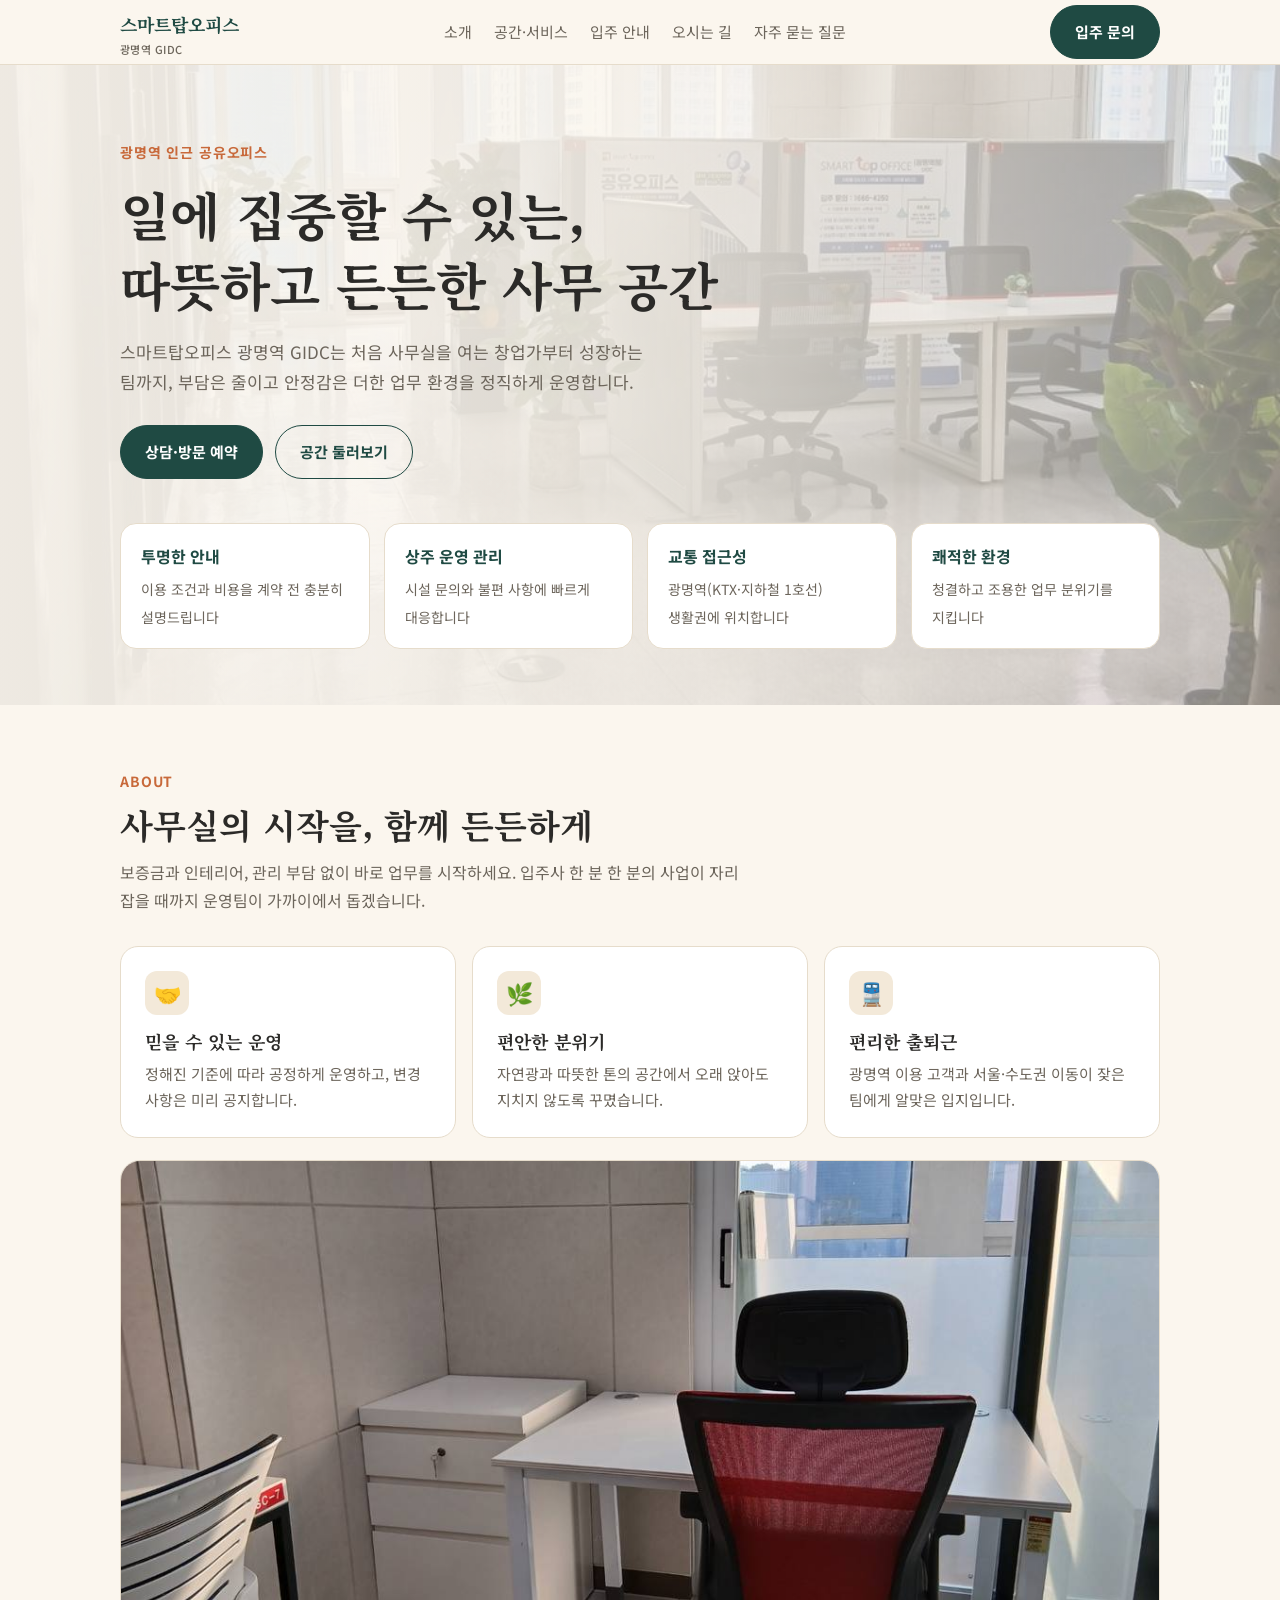
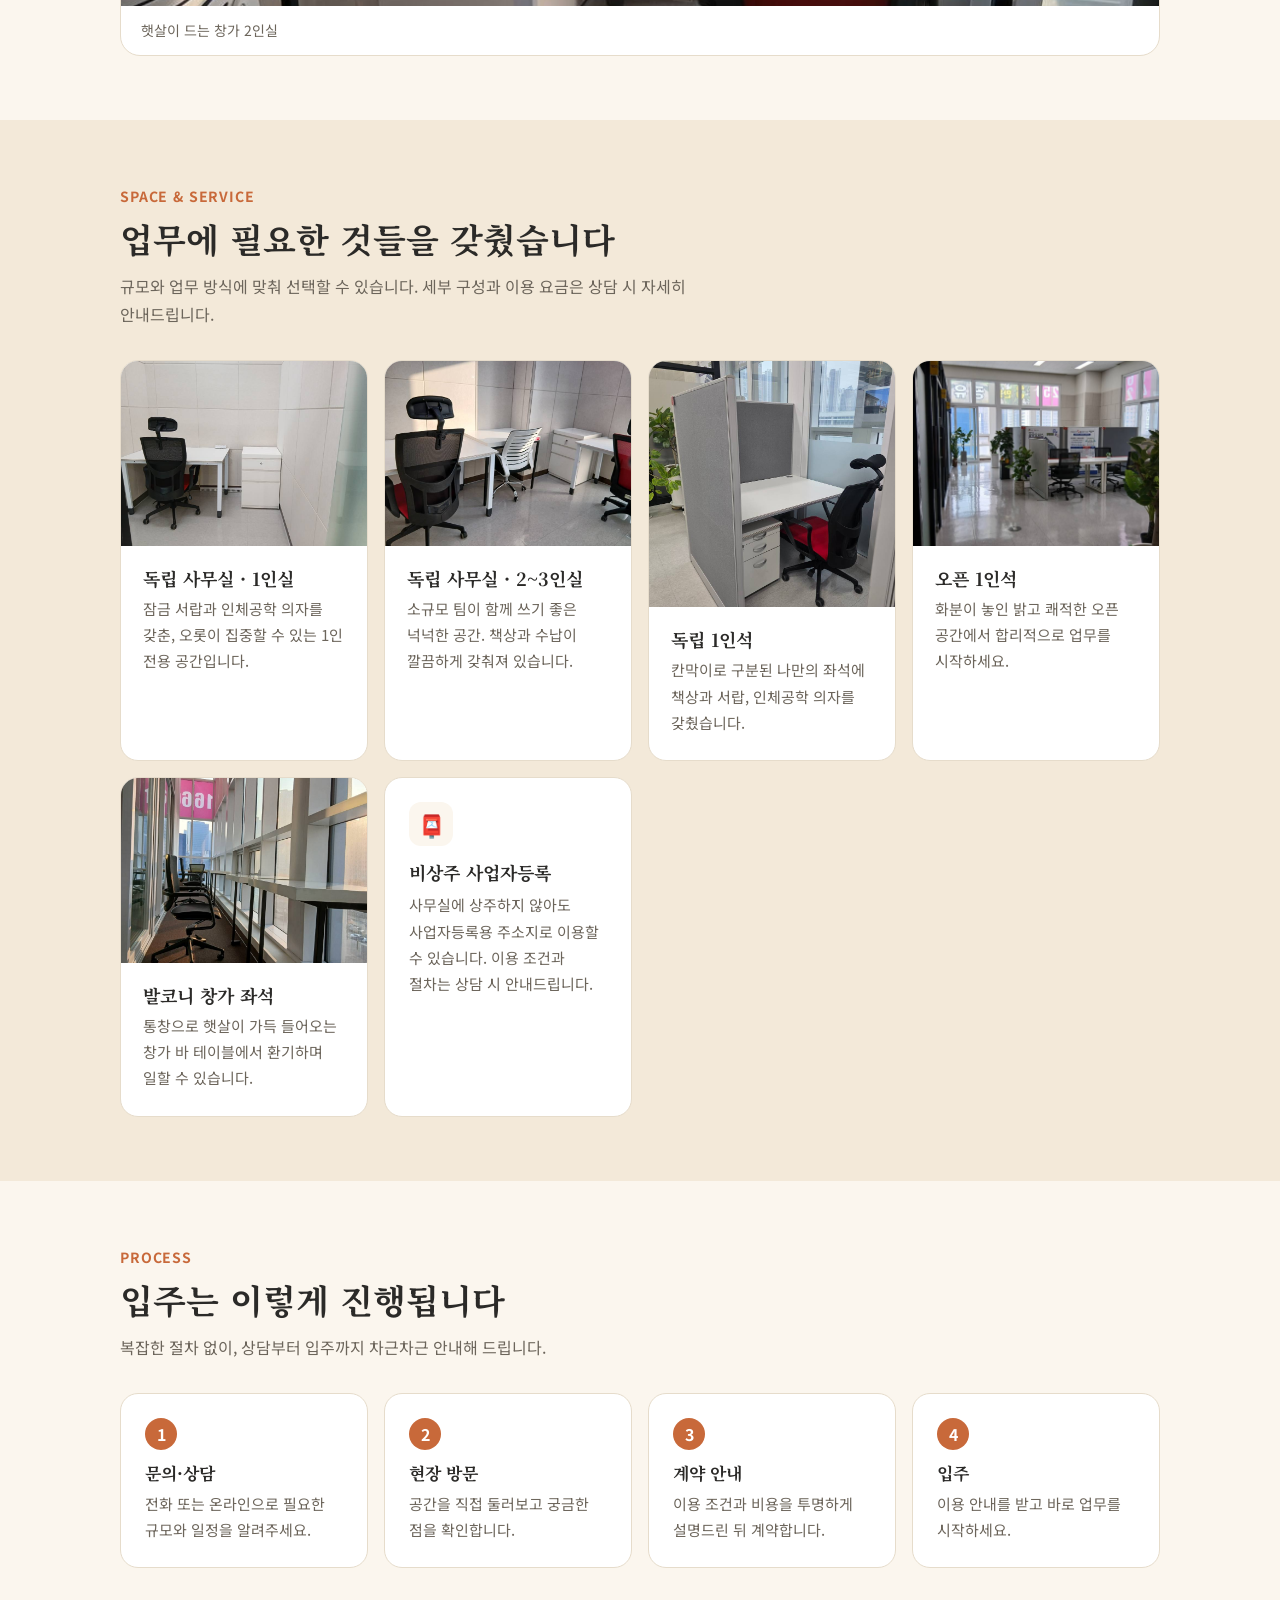
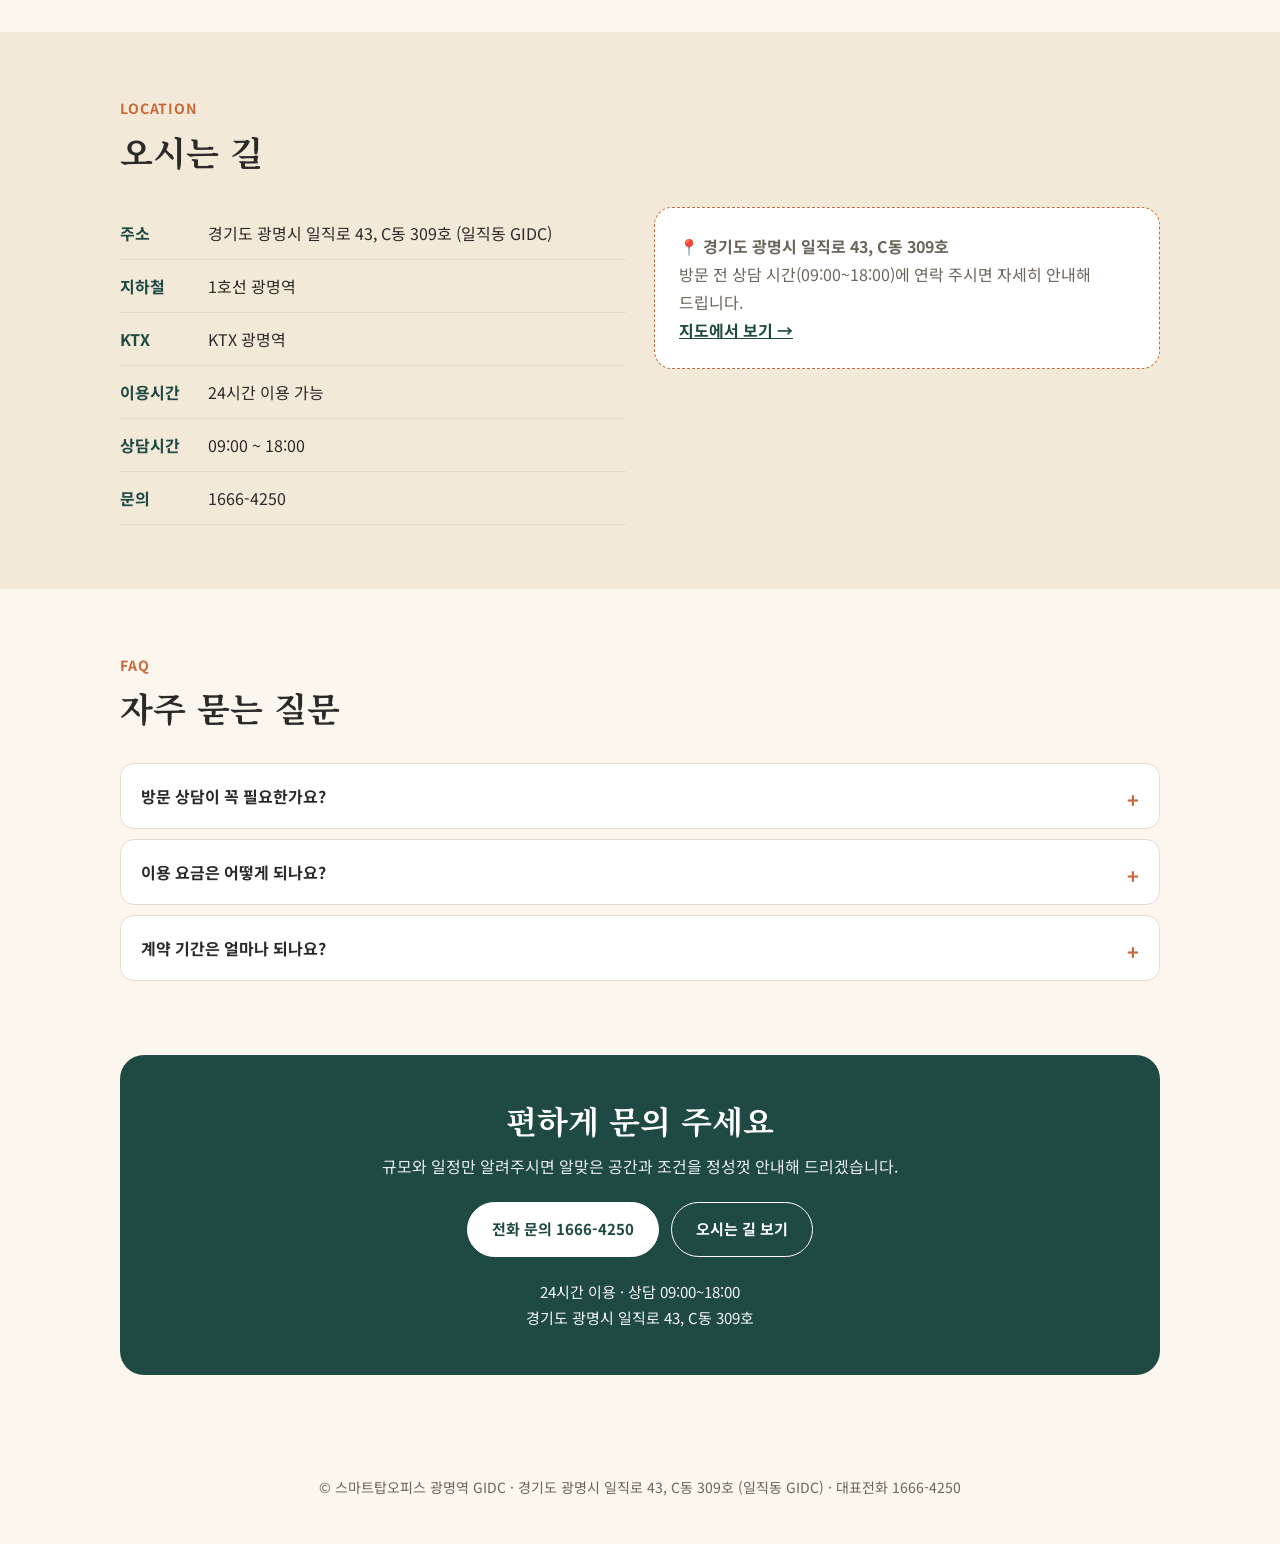
<file: index.html>
<!DOCTYPE html>
<html lang="ko">
<head>
<meta charset="utf-8">
<meta name="viewport" content="width=device-width, initial-scale=1, viewport-fit=cover">
<title>스마트탑오피스 광명역 GIDC | 공유오피스</title>
<meta name="description" content="광명역 GIDC 공유오피스 스마트탑오피스. 독립 사무실, 독립 1인석, 오픈 1인석, 비상주 사업자등록 상담 1666-4250">
<meta property="og:title" content="스마트탑오피스 광명역 GIDC">
<meta property="og:description" content="따뜻하고 든든한 광명역 공유오피스 · 24시간 이용 · 상담 09:00~18:00">
<meta property="og:type" content="website">
<link rel="preconnect" href="https://fonts.googleapis.com">
<link rel="preconnect" href="https://fonts.gstatic.com" crossorigin>
<link href="https://fonts.googleapis.com/css2?family=Noto+Sans+KR:wght@400;500;700&family=Noto+Serif+KR:wght@600;700&display=swap" rel="stylesheet">
<link rel="stylesheet" href="css/style.css">
</head>
<body>
<header>
  <div class="wrap bar">
    <a class="logo" href="#top">스마트탑오피스<small>광명역 GIDC</small></a>
    <nav>
      <a href="#about">소개</a><a href="#space">공간·서비스</a><a href="#process">입주 안내</a><a href="#location">오시는 길</a><a href="#faq">자주 묻는 질문</a>
    </nav>
    <a class="btn" href="#contact">입주 문의</a>
  </div>
</header>

<main id="top">
<div class="hero">
  <div class="wrap">
    <span class="eyebrow">광명역 인근 공유오피스</span>
    <h1>일에 집중할 수 있는,<br>따뜻하고 든든한 사무 공간</h1>
    <p>스마트탑오피스 광명역 GIDC는 처음 사무실을 여는 창업가부터 성장하는 팀까지, 부담은 줄이고 안정감은 더한 업무 환경을 정직하게 운영합니다.</p>
    <div class="cta">
      <a class="btn" href="#contact">상담·방문 예약</a>
      <a class="btn ghost" href="#space">공간 둘러보기</a>
    </div>
    <div class="trust">
      <div><b>투명한 안내</b><span>이용 조건과 비용을 계약 전 충분히 설명드립니다</span></div>
      <div><b>상주 운영 관리</b><span>시설 문의와 불편 사항에 빠르게 대응합니다</span></div>
      <div><b>교통 접근성</b><span>광명역(KTX·지하철 1호선) 생활권에 위치합니다</span></div>
      <div><b>쾌적한 환경</b><span>청결하고 조용한 업무 분위기를 지킵니다</span></div>
    </div>
  </div>
</div>

<section id="about">
  <div class="wrap">
    <div class="title">
      <span class="eyebrow">ABOUT</span>
      <h2>사무실의 시작을, 함께 든든하게</h2>
      <p>보증금과 인테리어, 관리 부담 없이 바로 업무를 시작하세요. 입주사 한 분 한 분의 사업이 자리 잡을 때까지 운영팀이 가까이에서 돕겠습니다.</p>
    </div>
    <div class="cards">
      <div class="card"><div class="ic">🤝</div><h3>믿을 수 있는 운영</h3><p>정해진 기준에 따라 공정하게 운영하고, 변경 사항은 미리 공지합니다.</p></div>
      <div class="card"><div class="ic">🌿</div><h3>편안한 분위기</h3><p>자연광과 따뜻한 톤의 공간에서 오래 앉아도 지치지 않도록 꾸몄습니다.</p></div>
      <div class="card"><div class="ic">🚆</div><h3>편리한 출퇴근</h3><p>광명역 이용 고객과 서울·수도권 이동이 잦은 팀에게 알맞은 입지입니다.</p></div>
    </div>
    <figure class="wide"><div class="ph" role="img" aria-label="햇살이 드는 창가 2인실"></div><figcaption>햇살이 드는 창가 2인실</figcaption></figure>
  </div>
</section>

<section class="alt" id="space">
  <div class="wrap">
    <div class="title">
      <span class="eyebrow">SPACE &amp; SERVICE</span>
      <h2>업무에 필요한 것들을 갖췄습니다</h2>
      <p>규모와 업무 방식에 맞춰 선택할 수 있습니다. 세부 구성과 이용 요금은 상담 시 자세히 안내드립니다.</p>
    </div>
    <div class="cards"><div class="card pic"><div class="ph bg-single" role="img" aria-label="1인실 내부"></div><div class="tx"><h3>독립 사무실 · 1인실</h3><p>잠금 서랍과 인체공학 의자를 갖춘, 오롯이 집중할 수 있는 1인 전용 공간입니다.</p></div></div><div class="card pic"><div class="ph bg-double" role="img" aria-label="2·3인실 내부"></div><div class="tx"><h3>독립 사무실 · 2~3인실</h3><p>소규모 팀이 함께 쓰기 좋은 넉넉한 공간. 책상과 수납이 깔끔하게 갖춰져 있습니다.</p></div></div><div class="card pic"><div class="ph solo bg-solo" role="img" aria-label="독립 1인석"></div><div class="tx"><h3>독립 1인석</h3><p>칸막이로 구분된 나만의 좌석에 책상과 서랍, 인체공학 의자를 갖췄습니다.</p></div></div><div class="card pic"><div class="ph bg-lobby" role="img" aria-label="공유 오피스 공용 공간"></div><div class="tx"><h3>오픈 1인석</h3><p>화분이 놓인 밝고 쾌적한 오픈 공간에서 합리적으로 업무를 시작하세요.</p></div></div><div class="card pic"><div class="ph bg-balcony" role="img" aria-label="발코니 창가 좌석"></div><div class="tx"><h3>발코니 창가 좌석</h3><p>통창으로 햇살이 가득 들어오는 창가 바 테이블에서 환기하며 일할 수 있습니다.</p></div></div><div class="card"><div class="ic">📮</div><h3>비상주 사업자등록</h3><p>사무실에 상주하지 않아도 사업자등록용 주소지로 이용할 수 있습니다. 이용 조건과 절차는 상담 시 안내드립니다.</p></div></div>
  </div>
</section>

<section id="process">
  <div class="wrap">
    <div class="title">
      <span class="eyebrow">PROCESS</span>
      <h2>입주는 이렇게 진행됩니다</h2>
      <p>복잡한 절차 없이, 상담부터 입주까지 차근차근 안내해 드립니다.</p>
    </div>
    <div class="steps">
      <div class="step"><h3>문의·상담</h3><p>전화 또는 온라인으로 필요한 규모와 일정을 알려주세요.</p></div>
      <div class="step"><h3>현장 방문</h3><p>공간을 직접 둘러보고 궁금한 점을 확인합니다.</p></div>
      <div class="step"><h3>계약 안내</h3><p>이용 조건과 비용을 투명하게 설명드린 뒤 계약합니다.</p></div>
      <div class="step"><h3>입주</h3><p>이용 안내를 받고 바로 업무를 시작하세요.</p></div>
    </div>
  </div>
</section>

<section class="alt" id="location">
  <div class="wrap">
    <div class="title">
      <span class="eyebrow">LOCATION</span>
      <h2>오시는 길</h2>
    </div>
    <div class="loc">
      <ul>
        <li><b>주소</b><span>경기도 광명시 일직로 43, C동 309호 (일직동 GIDC)</span></li>
        <li><b>지하철</b><span>1호선 광명역</span></li>
        <li><b>KTX</b><span>KTX 광명역</span></li>
        <li><b>이용시간</b><span>24시간 이용 가능</span></li><li><b>상담시간</b><span>09:00 ~ 18:00</span></li><li><b>문의</b><span>1666-4250</span></li>
      </ul>
      <div class="note">📍 <b>경기도 광명시 일직로 43, C동 309호</b><br>방문 전 상담 시간(09:00~18:00)에 연락 주시면 자세히 안내해 드립니다.<br><a href="https://map.naver.com/p/search/%EA%B2%BD%EA%B8%B0%EB%8F%84%20%EA%B4%91%EB%AA%85%EC%8B%9C%20%EC%9D%BC%EC%A7%81%EB%A1%9C%2043" style="color:var(--brand);font-weight:700">지도에서 보기 →</a></div>
    </div>
  </div>
</section>

<section id="faq">
  <div class="wrap">
    <div class="title"><span class="eyebrow">FAQ</span><h2>자주 묻는 질문</h2></div>
    <details><summary>방문 상담이 꼭 필요한가요?</summary><p>필수는 아니지만 공간을 직접 보시면 결정이 쉬워집니다. 사전 예약 시 대기 없이 안내해 드립니다.</p></details>
    <details><summary>이용 요금은 어떻게 되나요?</summary><p>공간 유형과 이용 기간에 따라 다릅니다. 문의 주시면 맞춤 견적을 투명하게 안내드립니다.</p></details>
    <details><summary>계약 기간은 얼마나 되나요?</summary><p>상황에 맞는 기간을 상담을 통해 함께 정합니다.</p></details>
  </div>
</section>

<section id="contact" style="padding-top:0">
  <div class="wrap">
    <div class="contact">
      <h2>편하게 문의 주세요</h2>
      <p>규모와 일정만 알려주시면 알맞은 공간과 조건을 정성껏 안내해 드리겠습니다.</p>
      <div class="cta" style="justify-content:center">
        <a class="btn" href="tel:16664250">전화 문의 1666-4250</a>
        <a class="btn ghost" href="#location">오시는 길 보기</a>
      </div>
      <div class="info">24시간 이용 · 상담 09:00~18:00<br>경기도 광명시 일직로 43, C동 309호</div>
    </div>
  </div>
</section>
</main>

<footer>
  <div class="wrap">© 스마트탑오피스 광명역 GIDC · 경기도 광명시 일직로 43, C동 309호 (일직동 GIDC) · 대표전화 1666-4250</div>
</footer>
</body>
</html>
</file>
<file: css/style.css>
:root{
  box-sizing:border-box;
  padding-top:env(safe-area-inset-top,0px);
  padding-bottom:env(safe-area-inset-bottom,0px);
  --bg:#fbf6ee; --surface:#ffffff; --soft:#f3e9d9; --text:#2b2a28; --muted:#6c655b;
  --brand:#1f4a43; --brand-ink:#ffffff; --accent:#c8693a; --line:#e6dccb;
  --serif:"Noto Serif KR",Georgia,serif; --sans:"Noto Sans KR",system-ui,-apple-system,"Apple SD Gothic Neo","Malgun Gothic",sans-serif;
}
@media (prefers-color-scheme:dark){
  :root:not([data-theme="light"]){
    color-scheme:dark;
    --bg:#1b1916; --surface:#25221e; --soft:#2d2924; --text:#f1ebe0; --muted:#b4ab9b;
    --brand:#7fb8a8; --brand-ink:#14211e; --accent:#e49467; --line:#3a352e;
  }
}
:root[data-theme="dark"]{
  color-scheme:dark;
  --bg:#1b1916; --surface:#25221e; --soft:#2d2924; --text:#f1ebe0; --muted:#b4ab9b;
  --brand:#7fb8a8; --brand-ink:#14211e; --accent:#e49467; --line:#3a352e;
}
html{scroll-behavior:smooth;scroll-padding-top:calc(env(safe-area-inset-top,0px) + 72px)}
*{box-sizing:border-box}
body{margin:0;background:var(--bg);color:var(--text);font:400 16px/1.75 var(--sans);word-break:keep-all}
h1,h2,h3{font-family:var(--serif);line-height:1.35;margin:0}
a{color:inherit}
.wrap{max-width:1080px;margin:0 auto;padding:0 20px}
header{position:sticky;top:env(safe-area-inset-top,0px);z-index:20;background:var(--bg);border-bottom:1px solid var(--line)}
body::before{content:"";position:fixed;inset:0 0 auto;height:env(safe-area-inset-top,0px);background:var(--bg);z-index:30}
.bar{display:flex;align-items:center;justify-content:space-between;height:64px}
.logo{font-family:var(--serif);font-weight:700;font-size:18px;text-decoration:none;color:var(--brand)}
.logo small{display:block;font:500 11px/1 var(--sans);color:var(--muted);letter-spacing:.04em;margin-top:3px}
nav{display:flex;gap:22px;font-size:15px}
nav a{text-decoration:none;color:var(--muted)}
nav a:hover{color:var(--brand)}
.btn{display:inline-block;padding:13px 24px;border-radius:999px;background:var(--brand);color:var(--brand-ink);text-decoration:none;font-weight:700;font-size:15px;border:1px solid var(--brand)}
.btn.ghost{background:transparent;color:var(--brand)}
.hero{padding:72px 0 56px;background:radial-gradient(900px 380px at 85% -10%,var(--soft),transparent 70%)}
.eyebrow{color:var(--accent);font-weight:700;font-size:14px;letter-spacing:.06em}
.hero h1{font-size:clamp(30px,5.4vw,52px);margin:14px 0 18px}
.hero p{max-width:560px;color:var(--muted);font-size:17px;margin:0 0 28px}
.cta{display:flex;gap:12px;flex-wrap:wrap}
.trust{display:grid;grid-template-columns:repeat(auto-fit,minmax(200px,1fr));gap:14px;margin-top:44px}
.trust div{background:var(--surface);border:1px solid var(--line);border-radius:16px;padding:18px 20px}
.trust b{display:block;color:var(--brand);margin-bottom:4px}
.trust span{font-size:14px;color:var(--muted)}
section{padding:64px 0}
section.alt{background:var(--soft)}
.title{margin-bottom:32px}
.title .eyebrow{display:block;margin-bottom:8px}
.title h2{font-size:clamp(24px,3.6vw,34px)}
.title p{color:var(--muted);margin:10px 0 0;max-width:620px}
.cards{display:grid;grid-template-columns:repeat(auto-fit,minmax(230px,1fr));gap:16px}
.card{background:var(--surface);border:1px solid var(--line);border-radius:18px;padding:24px}
.card .ic{width:44px;height:44px;border-radius:12px;background:var(--soft);display:grid;place-items:center;font-size:22px;margin-bottom:14px}
section.alt .card .ic{background:var(--bg)}
.card h3{font-size:18px;margin-bottom:8px}
.card p{margin:0;color:var(--muted);font-size:15px}
.steps{display:grid;grid-template-columns:repeat(auto-fit,minmax(200px,1fr));gap:16px;counter-reset:s}
.step{background:var(--surface);border:1px solid var(--line);border-radius:18px;padding:24px;position:relative}
.step::before{counter-increment:s;content:counter(s);display:grid;place-items:center;width:32px;height:32px;border-radius:50%;background:var(--accent);color:#fff;font-weight:700;margin-bottom:12px}
.step h3{font-size:17px;margin-bottom:6px}
.step p{margin:0;color:var(--muted);font-size:15px}
.loc{display:grid;grid-template-columns:1fr 1fr;gap:28px;align-items:start}
.loc ul{list-style:none;margin:0;padding:0}
.loc li{padding:12px 0;border-bottom:1px solid var(--line);display:flex;gap:12px}
.loc li b{min-width:76px;color:var(--brand)}
.note{background:var(--surface);border:1px dashed var(--accent);border-radius:18px;padding:24px;color:var(--muted)}
details{background:var(--surface);border:1px solid var(--line);border-radius:14px;padding:4px 20px;margin-bottom:10px}
summary{cursor:pointer;font-weight:700;padding:14px 0;list-style:none}
summary::-webkit-details-marker{display:none}
summary::after{content:"+";float:right;color:var(--accent);font-size:20px}
details[open] summary::after{content:"−"}
details p{margin:0 0 16px;color:var(--muted)}
.contact{background:var(--brand);color:var(--brand-ink);border-radius:24px;padding:44px 28px;text-align:center}
.contact h2{font-size:clamp(24px,3.6vw,32px);margin-bottom:10px}
.contact p{margin:0 auto 22px;max-width:520px;opacity:.9}
.contact .btn{background:var(--brand-ink);color:var(--brand);border-color:var(--brand-ink)}
.contact .btn.ghost{background:transparent;color:var(--brand-ink)}
.info{margin-top:22px;font-size:15px;opacity:.95}
footer{padding:36px 0 44px;color:var(--muted);font-size:14px;text-align:center}
@media(max-width:760px){
  nav{display:none}
  .loc{grid-template-columns:1fr}
  .hero{padding:48px 0 40px}
  section{padding:48px 0}
}
:root{--i-lobby:url(../images/lobby.jpg);--i-single:url(../images/single.jpg);--i-double:url(../images/double.jpg);--i-window:url(../images/window.jpg);--i-balcony:url(../images/balcony.jpg);--veil:251,246,238}@media (prefers-color-scheme:dark){:root:not([data-theme="light"]){--veil:27,25,22}}:root[data-theme="dark"]{--veil:27,25,22}
.hero{background:linear-gradient(90deg,rgba(var(--veil),.95) 0%,rgba(var(--veil),.87) 50%,rgba(var(--veil),.5) 100%),var(--i-lobby) center 60%/cover no-repeat}
@media(max-width:760px){.hero{background:linear-gradient(rgba(var(--veil),.92),rgba(var(--veil),.84)),var(--i-lobby) center/cover no-repeat}}
.card.pic{padding:0;overflow:hidden}
.card.pic .ph{aspect-ratio:4/3;background-size:cover;background-position:center}
.card.pic .tx{padding:20px 22px 24px}
.card.pic h3{margin-bottom:6px}
figure.wide{margin:22px 0 0;border-radius:20px;overflow:hidden;border:1px solid var(--line);background:var(--surface)}
figure.wide .ph{aspect-ratio:21/9;background:var(--i-window) center 40%/cover no-repeat}
figure.wide figcaption{padding:12px 20px;color:var(--muted);font-size:14px}
@media(max-width:760px){figure.wide .ph{aspect-ratio:4/3}}
:root{--i-solo:url(../images/solo.jpg)}.card.pic .ph.solo{aspect-ratio:1/1;background-position:center 45%}
.bg-single{background-image:url(../images/single.jpg)}
.bg-double{background-image:url(../images/double.jpg)}
.bg-solo{background-image:url(../images/solo.jpg)}
.bg-lobby{background-image:url(../images/lobby.jpg)}
.bg-balcony{background-image:url(../images/balcony.jpg)}
</file>
